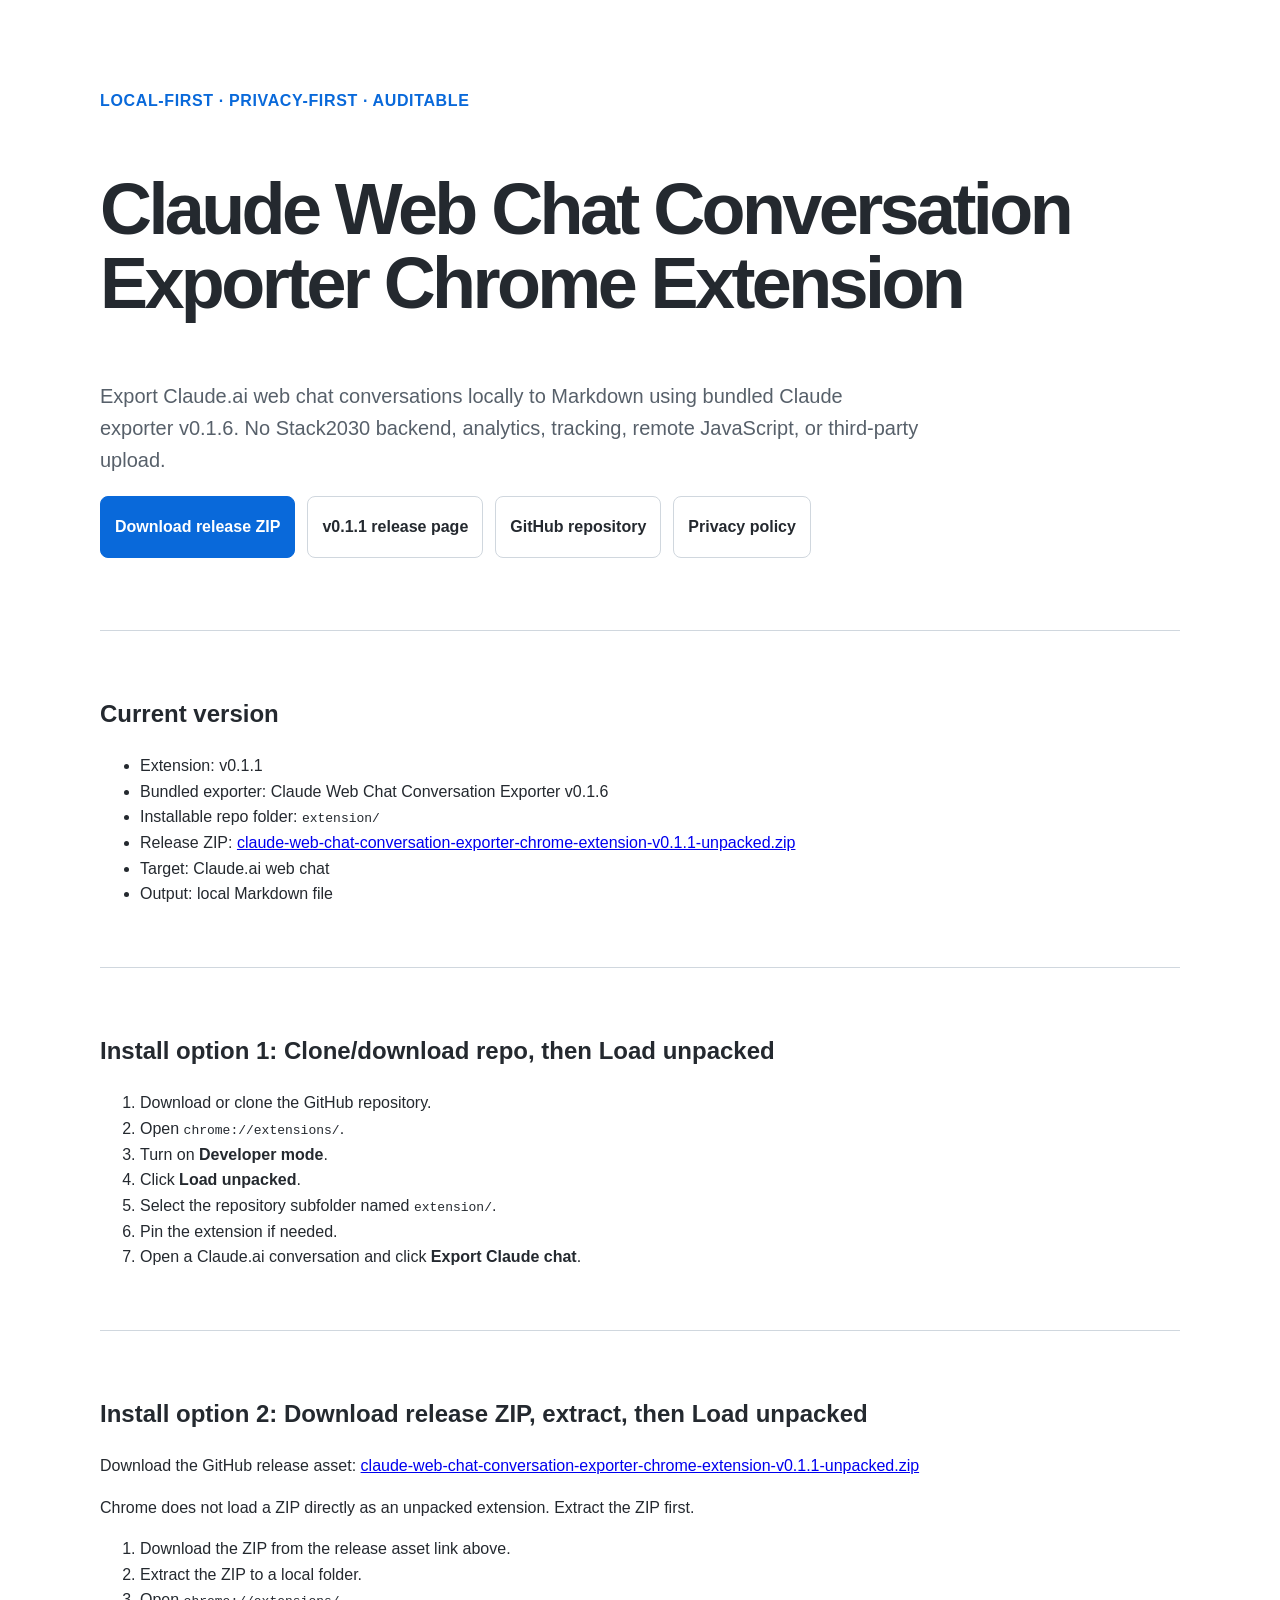
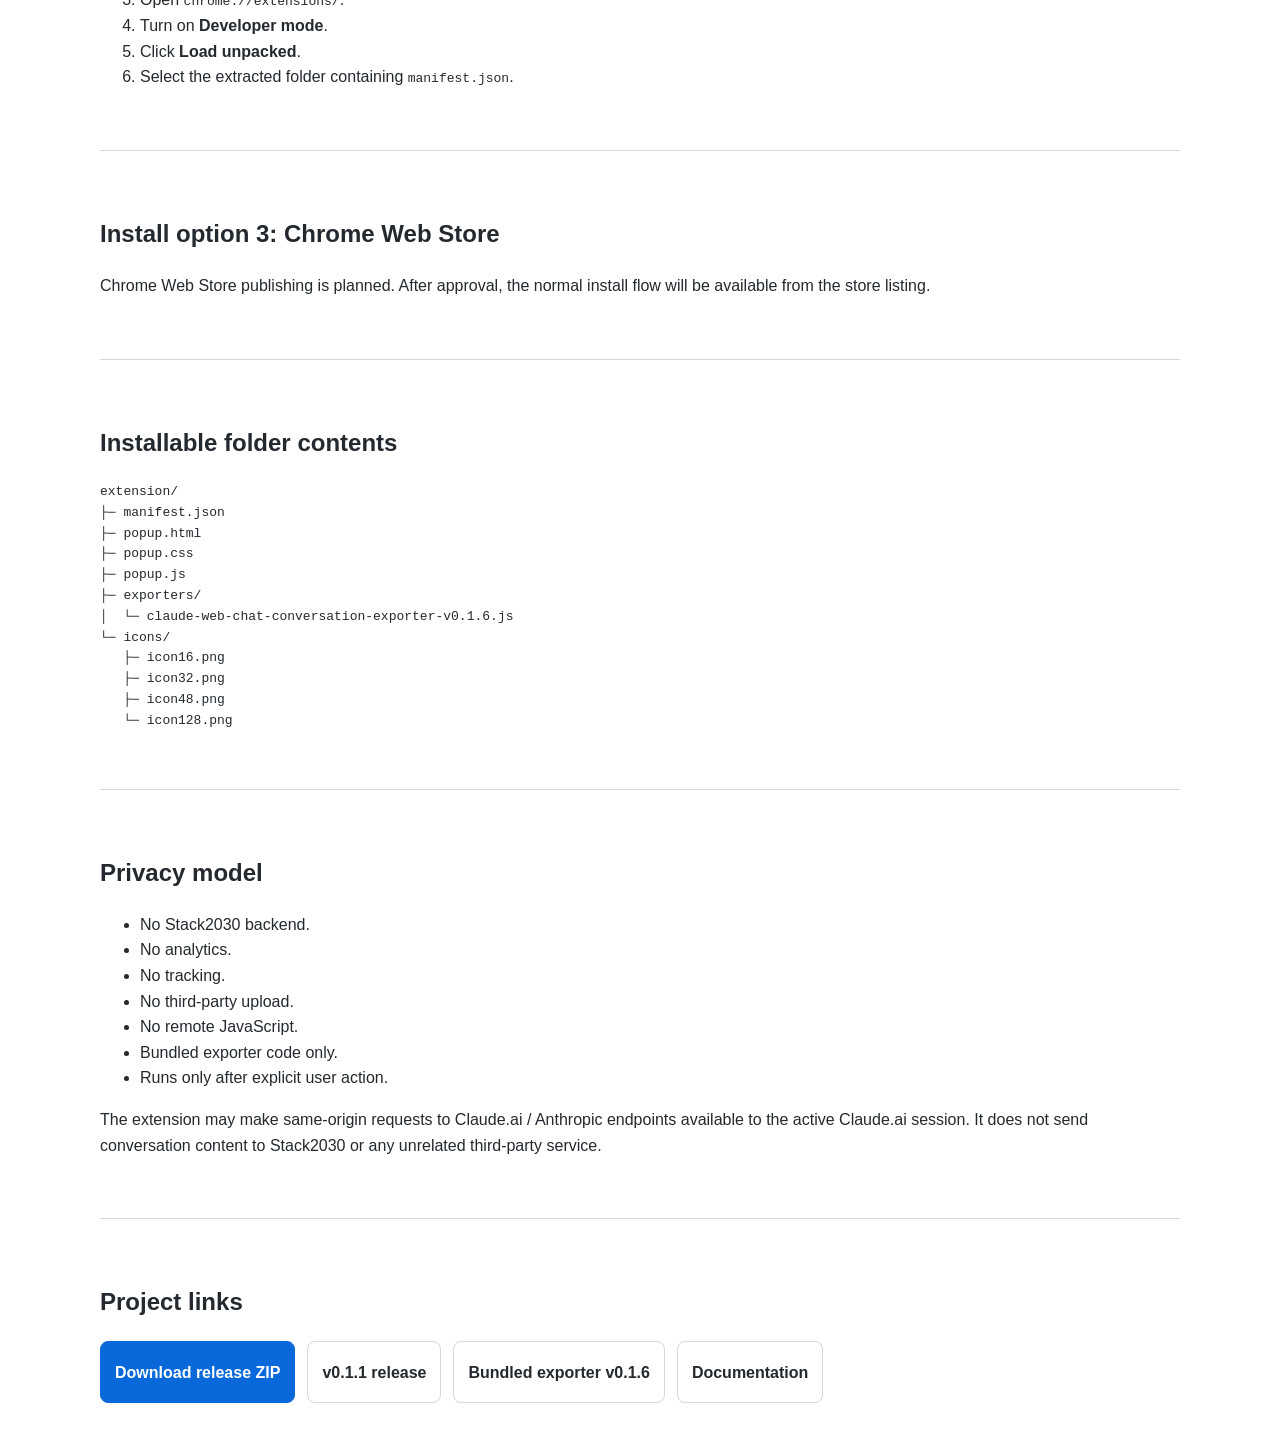
<file: docs/index.html>
<!doctype html>
<html lang="en">
<head>
  <meta charset="utf-8">
  <meta name="viewport" content="width=device-width, initial-scale=1">
  <title>Claude Web Chat Conversation Exporter Chrome Extension</title>
  <meta name="description" content="Export Claude.ai web chat conversations locally to Markdown using bundled Claude exporter v0.1.6. No Stack2030 backend, analytics, tracking, or third-party upload.">

  <meta property="og:site_name" content="Stack2030">
  <meta property="og:title" content="Claude Web Chat Conversation Exporter Chrome Extension">
  <meta property="og:description" content="Export Claude.ai web chat conversations locally to Markdown using bundled Claude exporter v0.1.6.">
  <meta property="og:type" content="website">
  <meta property="og:url" content="https://stack2030.github.io/claude-web-chat-conversation-exporter-chrome-extension/">

  <link rel="stylesheet" href="assets/css/site.css">
</head>

<body>
  <main class="container">
    <section class="hero">
      <p class="eyebrow">Local-first &middot; Privacy-first &middot; Auditable</p>

      <h1>Claude Web Chat Conversation Exporter Chrome Extension</h1>

      <p class="lead">
        Export Claude.ai web chat conversations locally to Markdown using bundled Claude exporter v0.1.6.
        No Stack2030 backend, analytics, tracking, remote JavaScript, or third-party upload.
      </p>

      <div class="cta-row">
        <a class="button primary" href="https://github.com/stack2030/claude-web-chat-conversation-exporter-chrome-extension/releases/download/v0.1.1/claude-web-chat-conversation-exporter-chrome-extension-v0.1.1-unpacked.zip">Download release ZIP</a>
        <a class="button" href="https://github.com/stack2030/claude-web-chat-conversation-exporter-chrome-extension/releases/tag/v0.1.1">v0.1.1 release page</a>
        <a class="button" href="https://github.com/stack2030/claude-web-chat-conversation-exporter-chrome-extension">GitHub repository</a>
        <a class="button" href="https://stack2030.github.io/claude-web-chat-conversation-exporter-chrome-extension/privacy.html">Privacy policy</a>
      </div>
    </section>

    <section class="section">
      <h2>Current version</h2>

      <ul>
        <li>Extension: v0.1.1</li>
        <li>Bundled exporter: Claude Web Chat Conversation Exporter v0.1.6</li>
        <li>Installable repo folder: <code>extension/</code></li>
        <li>Release ZIP: <a href="https://github.com/stack2030/claude-web-chat-conversation-exporter-chrome-extension/releases/download/v0.1.1/claude-web-chat-conversation-exporter-chrome-extension-v0.1.1-unpacked.zip">claude-web-chat-conversation-exporter-chrome-extension-v0.1.1-unpacked.zip</a></li>
        <li>Target: Claude.ai web chat</li>
        <li>Output: local Markdown file</li>
      </ul>
    </section>

    <section class="section">
      <h2>Install option 1: Clone/download repo, then Load unpacked</h2>

      <ol>
        <li>Download or clone the GitHub repository.</li>
        <li>Open <code>chrome://extensions/</code>.</li>
        <li>Turn on <strong>Developer mode</strong>.</li>
        <li>Click <strong>Load unpacked</strong>.</li>
        <li>Select the repository subfolder named <code>extension/</code>.</li>
        <li>Pin the extension if needed.</li>
        <li>Open a Claude.ai conversation and click <strong>Export Claude chat</strong>.</li>
      </ol>
    </section>

    <section class="section">
      <h2>Install option 2: Download release ZIP, extract, then Load unpacked</h2>

      <p>
        Download the GitHub release asset:
        <a href="https://github.com/stack2030/claude-web-chat-conversation-exporter-chrome-extension/releases/download/v0.1.1/claude-web-chat-conversation-exporter-chrome-extension-v0.1.1-unpacked.zip">claude-web-chat-conversation-exporter-chrome-extension-v0.1.1-unpacked.zip</a>
      </p>

      <p>
        Chrome does not load a ZIP directly as an unpacked extension. Extract the ZIP first.
      </p>

      <ol>
        <li>Download the ZIP from the release asset link above.</li>
        <li>Extract the ZIP to a local folder.</li>
        <li>Open <code>chrome://extensions/</code>.</li>
        <li>Turn on <strong>Developer mode</strong>.</li>
        <li>Click <strong>Load unpacked</strong>.</li>
        <li>Select the extracted folder containing <code>manifest.json</code>.</li>
      </ol>
    </section>

    <section class="section">
      <h2>Install option 3: Chrome Web Store</h2>

      <p>
        Chrome Web Store publishing is planned. After approval, the normal install flow will be available from the store listing.
      </p>
    </section>

    <section class="section">
      <h2>Installable folder contents</h2>

      <pre><code>extension/
├─ manifest.json
├─ popup.html
├─ popup.css
├─ popup.js
├─ exporters/
│  └─ claude-web-chat-conversation-exporter-v0.1.6.js
└─ icons/
   ├─ icon16.png
   ├─ icon32.png
   ├─ icon48.png
   └─ icon128.png</code></pre>
    </section>

    <section class="section">
      <h2>Privacy model</h2>

      <ul>
        <li>No Stack2030 backend.</li>
        <li>No analytics.</li>
        <li>No tracking.</li>
        <li>No third-party upload.</li>
        <li>No remote JavaScript.</li>
        <li>Bundled exporter code only.</li>
        <li>Runs only after explicit user action.</li>
      </ul>

      <p>
        The extension may make same-origin requests to Claude.ai / Anthropic endpoints available to the active Claude.ai session.
        It does not send conversation content to Stack2030 or any unrelated third-party service.
      </p>
    </section>

    <section class="section">
      <h2>Project links</h2>

      <div class="cta-row">
        <a class="button primary" href="https://github.com/stack2030/claude-web-chat-conversation-exporter-chrome-extension/releases/download/v0.1.1/claude-web-chat-conversation-exporter-chrome-extension-v0.1.1-unpacked.zip">Download release ZIP</a>
        <a class="button" href="https://github.com/stack2030/claude-web-chat-conversation-exporter-chrome-extension/releases/tag/v0.1.1">v0.1.1 release</a>
        <a class="button" href="https://github.com/stack2030/claude-web-chat-conversation-exporter/releases/tag/v0.1.6">Bundled exporter v0.1.6</a>
        <a class="button" href="README.md">Documentation</a>
      </div>
    </section>
  </main>
</body>
</html>
</file>
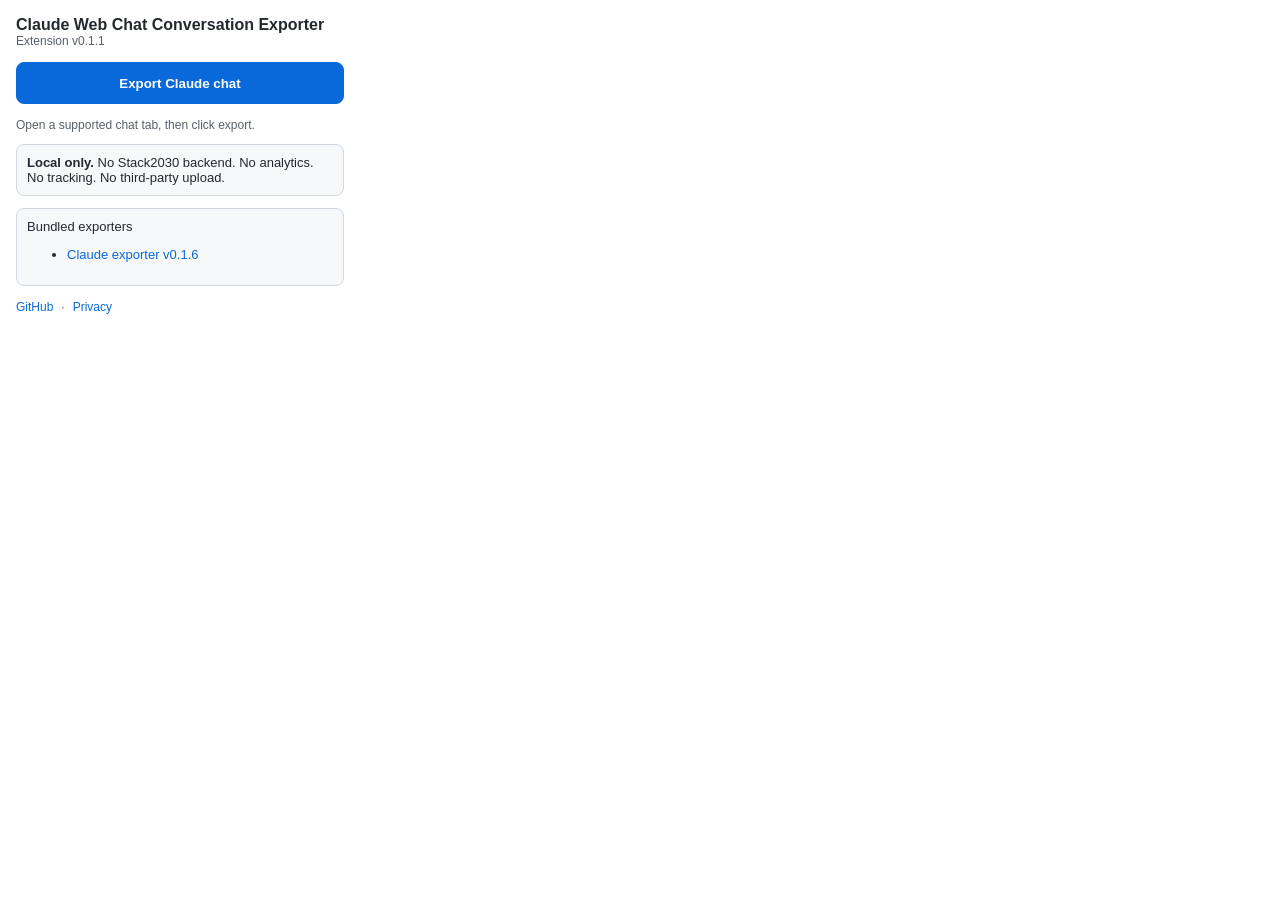
<file: popup.html>
<!doctype html><html lang="en"><head><meta charset="utf-8"><title>Claude Web Chat Conversation Exporter</title><link rel="stylesheet" href="popup.css"></head><body><main class="popup"><header class="header"><div class="brand">Claude Web Chat Conversation Exporter</div><div class="version">Extension v0.1.1</div></header><section class="actions" aria-label="Export actions">
        <button class="export-button primary" type="button" data-provider="claude">Export Claude chat</button>
</section><p id="status" class="status" role="status">Open a supported chat tab, then click export.</p><section class="privacy-note"><strong>Local only.</strong> No Stack2030 backend. No analytics. No tracking. No third-party upload.</section><section class="versions"><div class="versions-title">Bundled exporters</div><ul>
          <li><a href="https://github.com/stack2030/claude-web-chat-conversation-exporter/releases/tag/v0.1.6" target="_blank" rel="noopener noreferrer">Claude exporter v0.1.6</a></li>
</ul></section><footer class="footer"><a href="https://github.com/stack2030/claude-web-chat-conversation-exporter-chrome-extension" target="_blank" rel="noopener noreferrer">GitHub</a><span>&middot;</span><a href="https://stack2030.github.io/claude-web-chat-conversation-exporter-chrome-extension/privacy.html" target="_blank" rel="noopener noreferrer">Privacy</a></footer></main><script src="popup.js"></script></body></html>
</file>
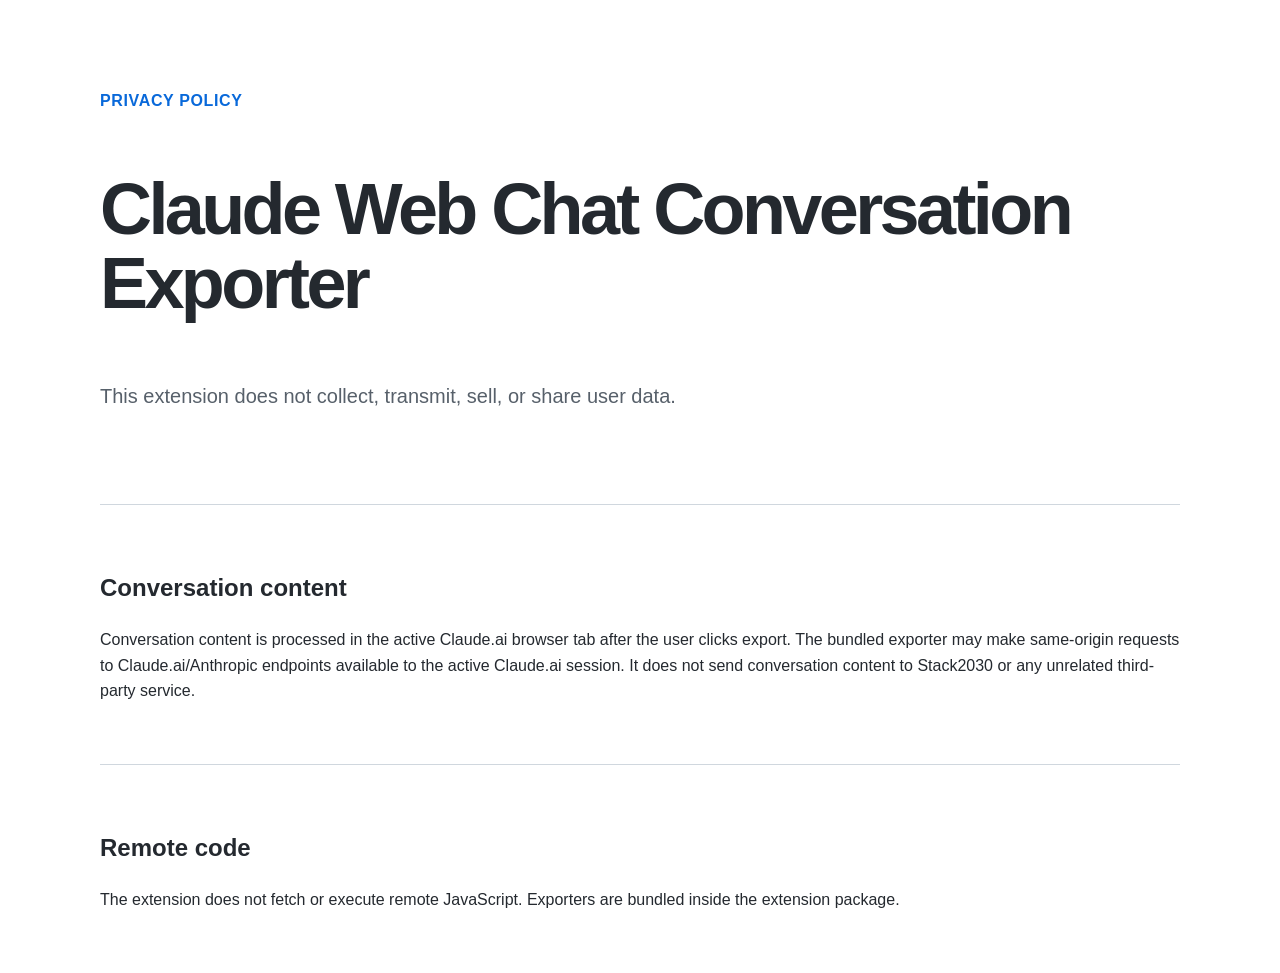
<file: docs/privacy.html>
<!doctype html><html lang="en"><head><meta charset="utf-8"><meta name="viewport" content="width=device-width, initial-scale=1"><title>Privacy Policy - Claude Web Chat Conversation Exporter</title><link rel="stylesheet" href="assets/css/site.css"></head><body><main class="container"><section class="hero"><p class="eyebrow">Privacy policy</p><h1>Claude Web Chat Conversation Exporter</h1><p class="lead">This extension does not collect, transmit, sell, or share user data.</p></section><section class="section"><h2>Conversation content</h2><p>Conversation content is processed in the active Claude.ai browser tab after the user clicks export. The bundled exporter may make same-origin requests to Claude.ai/Anthropic endpoints available to the active Claude.ai session. It does not send conversation content to Stack2030 or any unrelated third-party service.</p></section><section class="section"><h2>Remote code</h2><p>The extension does not fetch or execute remote JavaScript. Exporters are bundled inside the extension package.</p></section></main></body></html>
</file>
<file: docs/assets/css/site.css>
body{margin:0;background:#fff;color:#24292f;font-family:-apple-system,BlinkMacSystemFont,"Segoe UI",Helvetica,Arial,sans-serif;line-height:1.6}.container{width:min(1080px,calc(100% - 32px));margin:0 auto}.hero{padding:72px 0}.eyebrow{color:#0969da;font-weight:700;text-transform:uppercase;letter-spacing:.04em}h1{font-size:clamp(38px,7vw,72px);line-height:1.02;letter-spacing:-.05em}.lead{max-width:820px;color:#57606a;font-size:20px}.section{padding:44px 0;border-top:1px solid #d0d7de}.cta-row{display:flex;gap:12px;flex-wrap:wrap}.button{display:inline-flex;min-height:42px;align-items:center;padding:9px 14px;border:1px solid #d0d7de;border-radius:8px;color:#24292f;text-decoration:none;font-weight:700}.button.primary{background:#0969da;border-color:#0969da;color:#fff}@media(prefers-color-scheme:dark){body{background:#0d1117;color:#e6edf3}.lead{color:#8b949e}.section{border-color:#30363d}.button{color:#e6edf3;border-color:#30363d}.eyebrow{color:#58a6ff}}
</file>
<file: popup.css>
body{margin:0;width:360px;font-family:-apple-system,BlinkMacSystemFont,"Segoe UI",Helvetica,Arial,sans-serif;background:#fff;color:#24292f}.popup{padding:16px}.brand{font-weight:700}.version,.status,.footer{color:#57606a;font-size:12px}.actions{display:grid;gap:8px;margin:14px 0}.export-button{min-height:42px;border:1px solid #0969da;border-radius:8px;background:#0969da;color:#fff;font-weight:700;cursor:pointer}.privacy-note,.versions{margin-top:12px;padding:10px;border:1px solid #d0d7de;border-radius:8px;background:#f6f8fa;font-size:13px}.footer{display:flex;gap:8px;margin-top:14px}a{color:#0969da;text-decoration:none}@media(prefers-color-scheme:dark){body{background:#0d1117;color:#e6edf3}.version,.status,.footer{color:#8b949e}.privacy-note,.versions{background:#161b22;border-color:#30363d}a{color:#58a6ff}}
</file>
